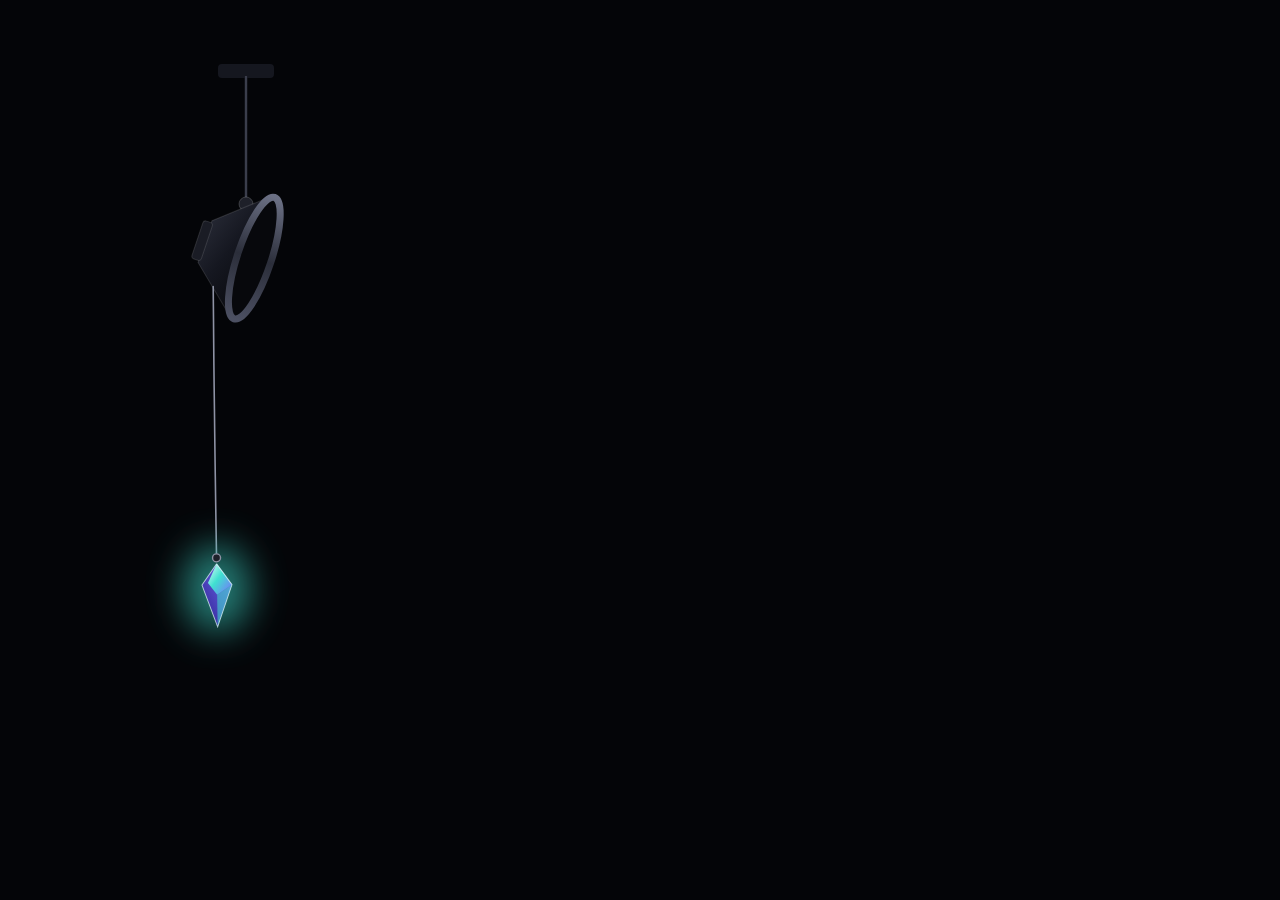
<file: index.html>
<!doctype html>
<html lang="en">
<head>
  <meta charset="utf-8">
  <meta name="viewport" content="width=device-width,initial-scale=1">
  <title>Beacon Login — veraetogrex_portfolio</title>
  <link rel="stylesheet" href="style.css">
</head>
<body>
  <!-- Beacon Login · zero dependencies · github.com/veraetogrex-portfolio -->
  <main class="bl" id="beacon">
    <canvas class="bl-cone" width="1160" height="760"></canvas>

    <form class="bl-card" autocomplete="off" onsubmit="return false" inert>
      <p class="bl-kicker"><i></i>Veraetogrex</p>
      <h1>Welcome back</h1>
      <p class="bl-sub">Sign in to your workspace.</p>
      <label class="bl-label" for="bl-email">Email</label>
      <input class="bl-field" id="bl-email" type="email" placeholder="you@studio.io" spellcheck="false">
      <label class="bl-label" for="bl-pass">Password</label>
      <input class="bl-field" id="bl-pass" type="password" placeholder="••••••••">
      <button class="bl-btn" type="submit">Sign in</button>
      <p class="bl-or">OR</p>
      <button class="bl-btn bl-ghost" type="button">Continue with SSO</button>
    </form>

    <canvas class="bl-dust" width="1160" height="760"></canvas>

    <svg class="bl-lamp" viewBox="0 0 1160 760" aria-hidden="true">
      <defs>
        <linearGradient id="bl-rod" x1="0" x2="1"><stop offset="0" stop-color="#1b1d26"/><stop offset=".5" stop-color="#4a4e5e"/><stop offset="1" stop-color="#1b1d26"/></linearGradient>
        <linearGradient id="bl-house" x1="0" y1="0" x2="1" y2="1"><stop offset="0" stop-color="#2a2d39"/><stop offset=".55" stop-color="#151720"/><stop offset="1" stop-color="#0b0c11"/></linearGradient>
        <linearGradient id="bl-ring" x1="0" y1="0" x2="0" y2="1"><stop offset="0" stop-color="#6b7084"/><stop offset=".5" stop-color="#2b2e3a"/><stop offset="1" stop-color="#4c5062"/></linearGradient>
        <radialGradient id="bl-lens"><stop offset="0" stop-color="#fff"/><stop offset=".45" stop-color="#c8fff8"/><stop offset="1" stop-color="#3fe0d0" stop-opacity=".2"/></radialGradient>
        <linearGradient id="bl-gem" x1="0" y1="0" x2="1" y2="1"><stop offset="0" stop-color="#e9fffc"/><stop offset=".45" stop-color="#3fe0d0"/><stop offset="1" stop-color="#7c6cff"/></linearGradient>
        <linearGradient id="bl-gem2" x1="1" y1="0" x2="0" y2="1"><stop offset="0" stop-color="#7c6cff" stop-opacity=".9"/><stop offset="1" stop-color="#2a1f8f"/></linearGradient>
        <filter id="bl-blur8" x="-1" y="-1" width="3" height="3"><feGaussianBlur stdDeviation="8"/></filter>
        <filter id="bl-blur18" x="-2" y="-2" width="5" height="5"><feGaussianBlur stdDeviation="18"/></filter>
      </defs>
      <!-- ceiling mount and rod -->
      <rect x="158" y="-6" width="56" height="14" rx="4" fill="#15171f"/>
      <rect x="184.5" y="6" width="3" height="124" fill="url(#bl-rod)"/>
      <circle cx="186" cy="134" r="7" fill="#1e2029" stroke="rgba(255,255,255,.18)"/>
      <!-- head: rotated toward the card by script.js -->
      <g class="bl-head">
        <ellipse data-glow=".55" cx="12" cy="0" rx="40" ry="80" fill="#9ff7ee" filter="url(#bl-blur18)" opacity="0"/>
        <path d="M-58 -22 L-14 -60 L-14 60 L-58 22 Z" fill="url(#bl-house)" stroke="rgba(255,255,255,.12)"/>
        <rect x="-66" y="-20" width="10" height="40" rx="3" fill="#1a1c25" stroke="rgba(255,255,255,.12)"/>
        <ellipse cx="-6" cy="0" rx="17" ry="64" fill="#07080c" stroke="url(#bl-ring)" stroke-width="7"/>
        <ellipse data-glow="1" cx="-4" cy="0" rx="11" ry="54" fill="url(#bl-lens)" opacity="0"/>
        <ellipse data-glow=".9" cx="-6" cy="0" rx="17" ry="64" fill="none" stroke="#c8fff8" stroke-width="2.4" opacity="0"/>
        <ellipse data-glow=".9" cx="0" cy="0" rx="16" ry="62" fill="none" stroke="#3fe0d0" stroke-width="8" filter="url(#bl-blur8)" opacity="0"/>
      </g>
      <!-- the cord and its crystal pendant -->
      <path class="bl-cord" fill="none" stroke="#8e92a4" stroke-width="1.6" stroke-linecap="round"/>
      <g class="bl-crystal">
        <ellipse class="bl-halo" cx="0" cy="34" rx="34" ry="44" fill="#3fe0d0" filter="url(#bl-blur18)" opacity=".5"/>
        <circle cx="0" cy="3" r="4" fill="#1e2029" stroke="#8e92a4" stroke-width="1.4"/>
        <polygon points="0,9 15,30 0,72 -15,30" fill="url(#bl-gem2)"/>
        <polygon points="0,9 15,30 0,40 -9,28" fill="url(#bl-gem)"/>
        <polygon points="0,40 15,30 0,72" fill="#3fe0d0" opacity=".55"/>
        <polyline points="0,9 15,30 0,72 -15,30 0,9" fill="none" stroke="#e9fffc" stroke-opacity=".7"/>
      </g>
    </svg>
    <div class="bl-grip" role="button" tabindex="0" aria-label="Pull the cord to switch the light (L)"></div>
  </main>

  <script src="script.js"></script>
</body>
</html>
</file>
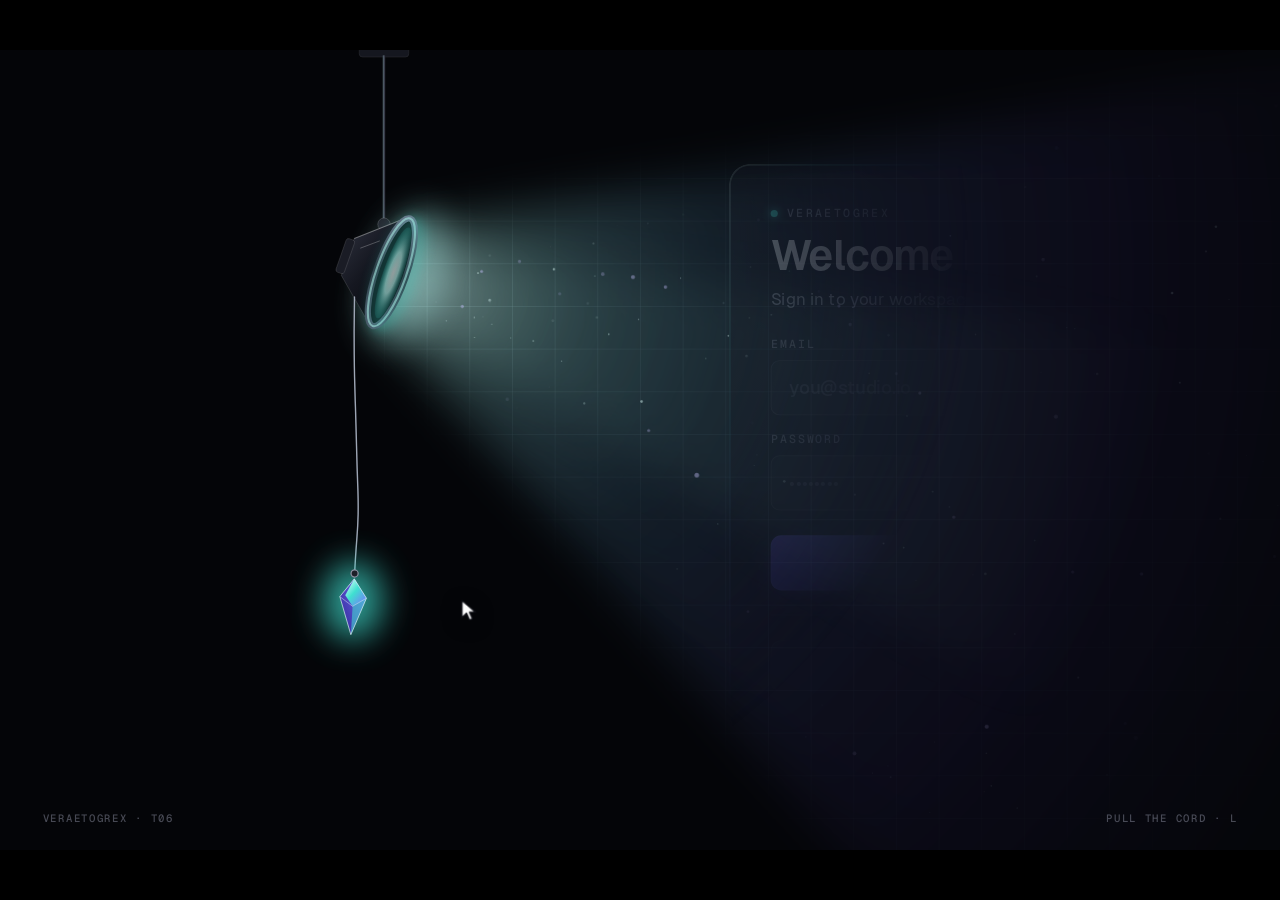
<file: mockup/beacon-login.autoplay.html>
<!doctype html>
<html lang="en">
<head>
<meta charset="utf-8">
<meta name="viewport" content="width=device-width,initial-scale=1">
<title>T06 Beacon Login — pull the cord, the light reveals the sign-in</title>
<link rel="stylesheet" href="_shared/nocturne.css">
<style>
  #stage{background:#040508}
  canvas{position:absolute;left:0;top:0;width:1440px;height:900px;pointer-events:none}
  #cone{z-index:1}
  #air{z-index:3}
  #haze{z-index:3;opacity:0}
  #cone{opacity:0}
  #beacon{position:absolute;left:0;top:0;width:1440px;height:900px;z-index:4;pointer-events:none;overflow:visible}
  #grip{position:absolute;left:0;top:0;width:84px;height:110px;margin:-40px 0 0 -42px;z-index:6;border-radius:40px;cursor:grab;touch-action:none;outline:none}
  #grip:active{cursor:grabbing}
  #grip:focus-visible{box-shadow:0 0 0 2px var(--pulse-soft)}

  /* ---------- card ---------- */
  .card{position:absolute;left:820px;top:128px;width:500px;height:644px;z-index:2;border-radius:24px;padding:46px 46px 0;
    background:linear-gradient(160deg,#141621 0%,#0E1017 55%,#0B0C12 100%);border:1px solid rgba(255,255,255,.06);
    --R:0px;--L:0;opacity:var(--L);
    -webkit-mask-image:radial-gradient(circle at -400px 100px,#000 calc(var(--R) - 320px),transparent var(--R));
            mask-image:radial-gradient(circle at -400px 100px,#000 calc(var(--R) - 320px),transparent var(--R));
    box-shadow:calc(var(--L) * 46px) calc(var(--L) * 34px) 70px -10px rgba(0,0,0,.85)}
  /* the edge that faces the beacon catches the light */
  .card::before{content:"";position:absolute;inset:-1px;border-radius:24px;padding:1.5px;pointer-events:none;
    background:linear-gradient(118deg,rgba(225,255,250,.95) 0%,rgba(63,224,208,.7) 14%,rgba(124,108,255,.45) 34%,rgba(124,108,255,0) 58%);
    -webkit-mask:linear-gradient(#000 0 0) content-box,linear-gradient(#000 0 0);-webkit-mask-composite:xor;
            mask:linear-gradient(#000 0 0) content-box exclude,linear-gradient(#000 0 0);opacity:var(--L)}
  /* light falling on the surface */
  .card::after{content:"";position:absolute;inset:0;border-radius:24px;pointer-events:none;
    background:radial-gradient(ellipse 90% 70% at 0% 12%,rgba(170,250,240,.10),rgba(124,108,255,.05) 45%,transparent 75%);opacity:var(--L)}
  .kicker{font:500 13px var(--f-mono);letter-spacing:.2em;color:var(--text-3);text-transform:uppercase;display:flex;align-items:center;gap:10px}
  .kicker i{width:8px;height:8px;border-radius:50%;background:var(--ion);box-shadow:0 0 10px var(--ion)}
  .card h1{margin:16px 0 0;font:600 48px/1.02 var(--f-text);letter-spacing:-.03em}
  .card .sub{margin-top:12px;font:400 19px var(--f-text);color:var(--text-2)}
  .lab{display:block;margin:30px 0 10px;font:500 13px var(--f-mono);letter-spacing:.16em;text-transform:uppercase;color:var(--text-3)}
  .lab+.lab{margin-top:0}
  .card .field{width:100%;height:62px;font:500 21px var(--f-text);padding:0 20px}
  .card .field::placeholder{color:#4A4D5C}
  .row2{margin-top:18px}
  .row2 .lab{margin-top:0}
  .card .btn{width:100%;height:62px;margin-top:28px;font-size:20px;border-radius:12px}
  .or{display:flex;align-items:center;gap:14px;margin:20px 0;font:500 12px var(--f-mono);letter-spacing:.2em;color:var(--text-3)}
  .or::before,.or::after{content:"";flex:1;height:1px;background:var(--line)}
  .card .btn.ghost{margin-top:0;height:58px;font-size:18px}
  .btn:focus-visible,.field:focus-visible{outline:none}
  .btn:focus-visible{box-shadow:0 0 0 3px var(--void),0 0 0 6px var(--pulse-soft)}

  .status-line{opacity:.55}
</style>
</head>
<body>
<div id="stage" data-title="T06 Beacon Login" data-url="veraetogrex-portfolio.github.io/sign-in">
  <canvas id="cone" width="1440" height="900"></canvas>

  <form class="card" id="card" onsubmit="return false" autocomplete="off">
    <div class="kicker"><i></i>Veraetogrex</div>
    <h1>Welcome back</h1>
    <div class="sub">Sign in to your workspace.</div>
    <label class="lab" for="email">Email</label>
    <input class="field" id="email" type="text" placeholder="you@studio.io" spellcheck="false" tabindex="-1">
    <div class="row2"><label class="lab" for="pass" style="margin-top:18px">Password</label>
    <input class="field" id="pass" type="password" placeholder="••••••••" tabindex="-1"></div>
    <button class="btn" type="button" tabindex="-1">Sign in</button>
    <div class="or">OR</div>
    <button class="btn ghost" type="button" tabindex="-1">
      <svg width="20" height="20" viewBox="0 0 20 20" fill="none" stroke="currentColor" stroke-width="1.6"><circle cx="7" cy="10" r="3.6"/><path d="M10.6 10H18M15.5 10v3M13 10v2.2"/></svg>
      Continue with SSO</button>
  </form>

  <canvas id="haze" width="1440" height="900"></canvas>
  <canvas id="air" width="1440" height="900"></canvas>

  <svg id="beacon" viewBox="0 0 1440 900">
    <defs>
      <linearGradient id="rodG" x1="0" x2="1"><stop offset="0" stop-color="#1B1D26"/><stop offset=".5" stop-color="#4A4E5E"/><stop offset="1" stop-color="#1B1D26"/></linearGradient>
      <linearGradient id="houseG" x1="0" y1="0" x2="1" y2="1"><stop offset="0" stop-color="#2A2D39"/><stop offset=".55" stop-color="#151720"/><stop offset="1" stop-color="#0B0C11"/></linearGradient>
      <linearGradient id="ringG" x1="0" y1="0" x2="0" y2="1"><stop offset="0" stop-color="#6B7084"/><stop offset=".5" stop-color="#2B2E3A"/><stop offset="1" stop-color="#4C5062"/></linearGradient>
      <radialGradient id="lensG"><stop offset="0" stop-color="#FFFFFF"/><stop offset=".45" stop-color="#C8FFF8"/><stop offset="1" stop-color="#3FE0D0" stop-opacity=".2"/></radialGradient>
      <linearGradient id="crysG" x1="0" y1="0" x2="1" y2="1"><stop offset="0" stop-color="#E9FFFC"/><stop offset=".45" stop-color="#3FE0D0"/><stop offset="1" stop-color="#7C6CFF"/></linearGradient>
      <linearGradient id="crysG2" x1="1" y1="0" x2="0" y2="1"><stop offset="0" stop-color="#7C6CFF" stop-opacity=".9"/><stop offset="1" stop-color="#2A1F8F"/></linearGradient>
      <filter id="blur8" x="-1" y="-1" width="3" height="3"><feGaussianBlur stdDeviation="8"/></filter>
      <filter id="blur20" x="-2" y="-2" width="5" height="5"><feGaussianBlur stdDeviation="18"/></filter>
    </defs>
    <!-- ceiling mount + rod -->
    <rect x="404" y="-6" width="56" height="14" rx="4" fill="#15171F" stroke="rgba(255,255,255,.08)"/>
    <rect x="430.5" y="6" width="3" height="186" fill="url(#rodG)"/>
    <rect id="rodLit" x="430.5" y="6" width="1.2" height="186" fill="#BFFFF7" opacity="0"/>
    <circle cx="432" cy="196" r="7" fill="#1E2029" stroke="rgba(255,255,255,.18)"/>
    <!-- head, rotated toward the card -->
    <g id="head">
      <ellipse id="glowBig" cx="12" cy="0" rx="40" ry="80" fill="#9FF7EE" filter="url(#blur20)" opacity="0"/>
      <path d="M-58 -22 L-14 -60 L-14 60 L-58 22 Z" fill="url(#houseG)" stroke="rgba(255,255,255,.12)" stroke-width="1"/>
      <path d="M-58 -22 L-14 -60" stroke="rgba(255,255,255,.28)" stroke-width="1.2"/>
      <rect x="-66" y="-20" width="10" height="40" rx="3" fill="#1A1C25" stroke="rgba(255,255,255,.12)"/>
      <ellipse cx="-6" cy="0" rx="17" ry="64" fill="#07080C" stroke="url(#ringG)" stroke-width="7"/>
      <ellipse id="lens" cx="-4" cy="0" rx="11" ry="54" fill="url(#lensG)" opacity="0"/>
      <ellipse id="ringLit" cx="-6" cy="0" rx="17" ry="64" fill="none" stroke="#C8FFF8" stroke-width="2.4" opacity="0"/>
      <ellipse id="glowSmall" cx="0" cy="0" rx="16" ry="62" fill="none" stroke="#3FE0D0" stroke-width="8" filter="url(#blur8)" opacity="0"/>
      <!-- tick marks on the housing (HUD) -->
      <g stroke="rgba(255,255,255,.25)" stroke-width="1"><path d="M-48 -14 l6 -5"/><path d="M-42 -19 l6 -5"/><path d="M-36 -24 l6 -5"/></g>
    </g>
    <!-- cord -->
    <path id="cord" fill="none" stroke="#8E92A4" stroke-width="1.6" stroke-linecap="round"/>
    <path id="cordLit" fill="none" stroke="#DFFFFB" stroke-width=".8" stroke-linecap="round" opacity="0"/>
    <!-- pendant -->
    <g id="crystal">
      <ellipse id="crysHalo" cx="0" cy="34" rx="34" ry="44" fill="#3FE0D0" filter="url(#blur20)" opacity=".5"/>
      <circle cx="0" cy="3" r="4" fill="#1E2029" stroke="#8E92A4" stroke-width="1.4"/>
      <polygon points="0,9 15,30 0,72 -15,30" fill="url(#crysG2)"/>
      <polygon points="0,9 15,30 0,40 -9,28" fill="url(#crysG)"/>
      <polygon points="0,40 15,30 0,72" fill="#3FE0D0" opacity=".55"/>
      <polyline points="0,9 15,30 0,72 -15,30 0,9" fill="none" stroke="#E9FFFC" stroke-width="1" stroke-opacity=".7"/>
      <path d="M-15 30 L0 40 L15 30" fill="none" stroke="#E9FFFC" stroke-width=".8" stroke-opacity=".6"/>
    </g>
  </svg>
  <div id="grip" role="button" tabindex="0" aria-label="Pull the cord to toggle the light (L)"></div>

  <div class="status-line"><span>Veraetogrex · T06</span><span>Pull the cord · L</span></div>
</div>

<script>window.AUTOPLAY = true;</script>
<script src="_shared/stage.js"></script>
<script>
const $ = s => document.querySelector(s);
const card = $('#card'), grip = $('#grip'), email = $('#email');
const coneCv = $('#cone'), airCv = $('#air'), cx1 = coneCv.getContext('2d'), cx2 = airCv.getContext('2d');
const head = $('#head'), cordEl = $('#cord'), cordLit = $('#cordLit'), crystal = $('#crystal');

// ---------- geometry ----------
const HEAD = { x: 446, y: 252 };                 // centre of the emitter ring
const ANG = Math.atan2(470 - HEAD.y, 1070 - HEAD.x);   // aims at the card
const HALF = 0.56;                               // cone half-angle (rad)
const APEX = { x: HEAD.x + Math.cos(ANG) * -4, y: HEAD.y + Math.sin(ANG) * -4 };
head.setAttribute('transform', `translate(${HEAD.x} ${HEAD.y}) rotate(${ANG * 180 / Math.PI})`);
// cord hangs from the lower lip of the housing
const ANCHOR = (() => { const lx = -36, ly = 40, c = Math.cos(ANG), s = Math.sin(ANG); return { x: HEAD.x + lx * c - ly * s, y: HEAD.y + lx * s + ly * c }; })();
const ROPE = 268, N = 13, SEG = ROPE / (N - 1);

// ---------- static light image (rendered once) ----------
const coneImg = coneCv, hazeImg = $('#haze');
function conePath(g, half, len, lip) {
  const nx = -Math.sin(ANG), ny = Math.cos(ANG);
  g.beginPath();
  g.moveTo(APEX.x + nx * lip, APEX.y + ny * lip);
  g.lineTo(APEX.x + Math.cos(ANG + half) * len, APEX.y + Math.sin(ANG + half) * len);
  g.arc(APEX.x, APEX.y, len, ANG + half, ANG - half, true);
  g.lineTo(APEX.x - nx * lip, APEX.y - ny * lip);
  g.closePath();
}
(function renderLight() {
  const g = coneImg.getContext('2d');
  g.filter = 'blur(26px)';
  const grad = g.createRadialGradient(APEX.x, APEX.y, 8, APEX.x, APEX.y, 1250);
  grad.addColorStop(0, 'rgba(235,255,252,.75)');
  grad.addColorStop(.06, 'rgba(170,250,240,.42)');
  grad.addColorStop(.3, 'rgba(110,190,235,.20)');
  grad.addColorStop(.62, 'rgba(124,108,255,.11)');
  grad.addColorStop(1, 'rgba(124,108,255,0)');
  g.fillStyle = grad; conePath(g, HALF, 1300, 52); g.fill();
  // brighter core
  const core = g.createRadialGradient(APEX.x, APEX.y, 4, APEX.x, APEX.y, 900);
  core.addColorStop(0, 'rgba(240,255,253,.55)'); core.addColorStop(.25, 'rgba(160,245,236,.14)'); core.addColorStop(1, 'rgba(160,245,236,0)');
  g.fillStyle = core; conePath(g, HALF * .45, 1100, 30); g.fill();
  g.filter = 'none';
  // the wall grid shows up only where the light falls
  const grid = document.createElement('canvas'); grid.width = 1440; grid.height = 900;
  const q = grid.getContext('2d');
  q.strokeStyle = 'rgba(200,240,255,.22)'; q.lineWidth = 1;
  q.beginPath();
  for (let x = 0; x <= 1440; x += 48) { q.moveTo(x + .5, 0); q.lineTo(x + .5, 900); }
  for (let y = 0; y <= 900; y += 48) { q.moveTo(0, y + .5); q.lineTo(1440, y + .5); }
  q.stroke();
  q.globalCompositeOperation = 'destination-in';
  q.drawImage(coneImg, 0, 0);
  g.globalCompositeOperation = 'lighter';
  g.globalAlpha = .9; g.drawImage(grid, 0, 0); g.globalAlpha = 1;
  // haze for the layer in front of the card
  const h = hazeImg.getContext('2d');
  h.filter = 'blur(30px)';
  const hg = h.createRadialGradient(APEX.x, APEX.y, 8, APEX.x, APEX.y, 1150);
  hg.addColorStop(0, 'rgba(200,255,250,.55)'); hg.addColorStop(.12, 'rgba(150,240,232,.14)'); hg.addColorStop(.5, 'rgba(124,108,255,.05)'); hg.addColorStop(1, 'rgba(124,108,255,0)');
  h.fillStyle = hg; conePath(h, HALF * .9, 1250, 40); h.fill();
})();

// ---------- dust ----------
const dust = [];
function seedDust() {
  dust.length = 0;
  let rnd = 7; const R = () => (rnd = (rnd * 16807) % 2147483647) / 2147483647;   // deterministic → identical loops
  for (let i = 0; i < 170; i++) {
    const d = 60 + R() * 1000, a = ANG + (R() * 2 - 1) * HALF * 1.05;
    dust.push({ x: APEX.x + Math.cos(a) * d, y: APEX.y + Math.sin(a) * d, vx: (R() - .5) * 10, vy: -4 + R() * 12, r: .5 + R() * R() * 2.4, ph: R() * 6.28, sp: .6 + R() * 1.6 });
  }
}
seedDust();
function inCone(x, y) {
  const dx = x - APEX.x, dy = y - APEX.y, d = Math.hypot(dx, dy);
  let a = Math.atan2(dy, dx) - ANG;
  const e = 1 - Math.abs(a) / HALF;
  if (e <= 0) return 0;
  return Math.min(1, e * 2.2) * Math.max(0, 1 - d / 1150) * Math.min(1, d / 80);
}

// ---------- rope (verlet) ----------
let P = [];
function restRope() {
  P = [];
  for (let i = 0; i < N; i++) P.push({ x: ANCHOR.x, y: ANCHOR.y + i * SEG, px: ANCHOR.x, py: ANCHOR.y + i * SEG });
}
restRope();
let stretch = 0, stretchV = 0, dragging = false, grabPt = null, grabMoved = 0;

// ---------- light ----------
let on = false, L = 0, rev = 0, lightAnim = null, swayT = 0;
const IGNITE = [[0, 0], [50, .75], [100, .12], [170, .9], [230, .45], [300, .95], [460, 1]];
const DOUSE = [[0, 1], [60, .35], [110, .8], [170, .25], [420, 0]];
function setLight(v) {
  if (v === on) return;
  on = v;
  card.querySelectorAll('input,button').forEach(el => el.tabIndex = v ? 0 : -1);
  if (!v && card.contains(document.activeElement)) document.activeElement.blur();
  lightAnim = { t0: performance.now(), keys: v ? IGNITE : DOUSE, from: L };
}
function lightAt(now) {
  if (!lightAnim) return on ? 1 : 0;
  const t = now - lightAnim.t0, k = lightAnim.keys;
  if (t >= k[k.length - 1][0]) { lightAnim = null; return on ? 1 : 0; }
  for (let i = 1; i < k.length; i++) if (t < k[i][0]) {
    const [t0, v0] = k[i - 1], [t1, v1] = k[i], u = (t - t0) / (t1 - t0);
    const a = i === 1 ? lightAnim.from : v0;
    return a + (v1 - a) * (i === k.length - 1 ? 1 - Math.pow(1 - u, 3) : u);
  }
  return on ? 1 : 0;
}
function toggle() { setLight(!on); }

// ---------- input ----------
grip.addEventListener('pointerdown', e => {
  e.preventDefault();
  dragging = true; grabMoved = 0;
  const [x, y] = Stage.toStage(e.clientX, e.clientY);
  const end = P[N - 1];
  grabPt = { x, y, ox: end.x - x, oy: end.y - y, sx: x, sy: y };
});
addEventListener('pointermove', e => {
  if (!dragging) return;
  const [x, y] = Stage.toStage(e.clientX, e.clientY);
  grabPt.x = x; grabPt.y = y;
  grabMoved = Math.max(grabMoved, Math.hypot(x - grabPt.sx, y - grabPt.sy));
});
addEventListener('pointerup', () => release());
addEventListener('pointercancel', () => release());
function release() {
  if (!dragging) return;
  dragging = false;
  if (stretch < .06) { stretch = Math.max(stretch, .1); stretchV = 0; }   // a tap still gives a tug
  P[N - 1].px += .9; P[N - 2].px += .5;                                       // little sideways sway
  toggle();
}
function tug() { stretch = .16; stretchV = 0; P[N - 1].px += .7; toggle(); }
addEventListener('keydown', e => {
  if (e.target.matches && e.target.matches('input,textarea')) return;
  if (e.key === 'l' || e.key === 'L') tug();
  if ((e.key === 'Enter' || e.key === ' ') && e.target === grip) { e.preventDefault(); tug(); }
});

// ---------- frame loop ----------
let last = performance.now(), clock = 0;
function step(dt) {
  const G = 2200, damp = .987;
  swayT += dt;
  const wind = Math.sin(swayT * 1.3) * 6 + Math.sin(swayT * 2.9) * 2.5;
  // stretch spring (the cord is elastic)
  if (dragging) {
    const tx = grabPt.x + grabPt.ox, ty = grabPt.y + grabPt.oy;
    const d = Math.hypot(tx - ANCHOR.x, ty - ANCHOR.y);
    stretch = Math.max(0, Math.min(.42, (d - ROPE) / ROPE));
    stretchV = 0;
  } else {
    stretchV += (-150 * stretch - 17 * stretchV) * dt;
    stretch = Math.max(-.03, stretch + stretchV * dt);
  }
  const seg = SEG * (1 + stretch);
  for (let i = 1; i < N; i++) {
    const p = P[i];
    const vx = (p.x - p.px) * damp, vy = (p.y - p.py) * damp;
    p.px = p.x; p.py = p.y;
    p.x += vx + wind * (i / N) * dt * dt * 4; p.y += vy + G * dt * dt;
  }
  if (dragging) {
    const e = P[N - 1];
    let tx = grabPt.x + grabPt.ox, ty = grabPt.y + grabPt.oy;
    tx = Math.max(ANCHOR.x - 90, Math.min(ANCHOR.x + 90, tx));
    ty = Math.max(ANCHOR.y + ROPE * .8, Math.min(ANCHOR.y + ROPE * 1.5, ty));
    e.x = tx; e.y = ty;
  }
  for (let k = 0; k < 14; k++) {
    P[0].x = ANCHOR.x; P[0].y = ANCHOR.y;
    for (let i = 0; i < N - 1; i++) {
      const a = P[i], b = P[i + 1];
      const dx = b.x - a.x, dy = b.y - a.y, d = Math.hypot(dx, dy) || .001, diff = (d - seg) / d;
      const pinB = dragging && i + 1 === N - 1;
      const wa = i === 0 ? 0 : (pinB ? 1 : .5), wb = i === 0 ? 1 : (pinB ? 0 : .5);
      a.x += dx * diff * wa; a.y += dy * diff * wa;
      b.x -= dx * diff * wb; b.y -= dy * diff * wb;
    }
  }
}
function render(now) {
  // rope path
  let d = `M${P[0].x.toFixed(1)} ${P[0].y.toFixed(1)}`;
  for (let i = 1; i < N - 1; i++) { const mx = (P[i].x + P[i + 1].x) / 2, my = (P[i].y + P[i + 1].y) / 2; d += ` Q${P[i].x.toFixed(1)} ${P[i].y.toFixed(1)} ${mx.toFixed(1)} ${my.toFixed(1)}`; }
  const e = P[N - 1], b = P[N - 2];
  d += ` L${e.x.toFixed(1)} ${e.y.toFixed(1)}`;
  cordEl.setAttribute('d', d); cordLit.setAttribute('d', d);
  const rot = Math.atan2(e.x - b.x, e.y - b.y) * -180 / Math.PI;
  crystal.setAttribute('transform', `translate(${e.x.toFixed(1)} ${e.y.toFixed(1)}) rotate(${rot.toFixed(1)})`);
  grip.style.transform = `translate(${e.x.toFixed(1)}px,${(e.y + 34).toFixed(1)}px)`;

  // light
  L = lightAt(now);
  const k = rev < L ? 4.2 : 16;
  rev += (L - rev) * Math.min(1, k * (now - (render.t || now)) / 1000); render.t = now;
  if (Math.abs(L - rev) < .002) rev = L;
  const ease = rev * rev * (3 - 2 * rev);
  if (ease !== render.lastE) {
    card.style.setProperty('--L', ease.toFixed(3));
    card.style.setProperty('--R', (300 + 1100 * ease).toFixed(0) + 'px');
    card.style.visibility = ease < .003 ? 'hidden' : 'visible';
    render.lastE = ease;
  }
  $('#lens').setAttribute('opacity', L.toFixed(3));
  $('#ringLit').setAttribute('opacity', (L * .9).toFixed(3));
  $('#glowSmall').setAttribute('opacity', (L * .9).toFixed(3));
  $('#glowBig').setAttribute('opacity', (L * .55).toFixed(3));
  $('#rodLit').setAttribute('opacity', (L * .35).toFixed(3));
  cordLit.setAttribute('opacity', (L * .5).toFixed(3));
  const breathe = .42 + .12 * Math.sin(now / 900);
  $('#crysHalo').setAttribute('opacity', (breathe + L * .25).toFixed(3));

  if (L !== render.lastL) { coneCv.style.opacity = L.toFixed(3); hazeImg.style.opacity = (L * .55).toFixed(3); }
  if (render.dirty || L > .002) cx2.clearRect(380, 0, 1060, 900);
  render.dirty = L > .002;
  render.lastL = L;
  if (L > .002) {
    // dust motes drifting through the beam
    cx2.globalCompositeOperation = 'lighter';
    for (const m of dust) {
      const f = inCone(m.x, m.y);
      if (f <= 0) continue;
      const tw = .55 + .45 * Math.sin(now / 1000 * m.sp + m.ph);
      const overCard = m.x > 830 && m.x < 1310 && m.y > 140 && m.y < 760 ? .3 : 1;
      cx2.globalAlpha = Math.min(1, f * tw * L * 1.25 * overCard);
      cx2.fillStyle = m.r > 1.6 ? '#C9C2FF' : '#DFFFFB';
      cx2.beginPath(); cx2.arc(m.x, m.y, m.r, 0, 6.283); cx2.fill();
    }
    cx2.globalAlpha = 1; cx2.globalCompositeOperation = 'source-over';
  }
}
function moveDust(dt) {
  for (const m of dust) {
    m.x += m.vx * dt; m.y += m.vy * dt;
    if (inCone(m.x, m.y) <= 0 && Math.random() < .02) {
      const d = 80 + Math.random() * 950, a = ANG + (Math.random() * 2 - 1) * HALF;
      m.x = APEX.x + Math.cos(a) * d; m.y = APEX.y + Math.sin(a) * d;
    }
  }
}
function loop(now) {
  let dt = Math.min(.05, (now - last) / 1000); last = now;
  const sub = 3;
  for (let i = 0; i < sub; i++) step(dt / sub);
  moveDust(dt);
  render(now);
  requestAnimationFrame(loop);
}
requestAnimationFrame(loop);

// ---------- reset ----------
function reset() {
  on = false; L = 0; rev = 0; lightAnim = null; swayT = 0;
  dragging = false; stretch = 0; stretchV = 0;
  restRope(); seedDust();
  email.value = ''; $('#pass').value = '';
  render(performance.now());
}

Stage.init({
  reset,
  cursorStart: [560, 690],
  async demo(s) {
    const end = () => { const e = P[N - 1]; return [e.x + 2, e.y + 38]; };
    // 0.0–0.5 dark, only the crystal glows; the cursor reaches for it
    await s.move(end(), 400, { arc: .15 });
    // 0.5–0.9 pull with a spring
    const [gx, gy] = end();
    await s.drag([[gx + 4, gy + 60], [gx + 6, gy + 104]], 300, { pre: 50, post: 30, ease: s.ease.out });
    // 0.9–1.5 the card develops in the beam
    await s.move([640, 600], 420, { arc: -.1 });
    await s.click(email, { ms: 360, dx: -110 });
    // 1.5–4.0 typing in the light while the cord sways
    await s.type(email, 'mira@orbit.studio', { cps: 13 });
    await s.wait(120);
    // 4.0–4.6 second pull
    await s.move(end(), 520, { arc: .12 });
    const [hx, hy] = end();
    await s.drag([[hx + 3, hy + 56], [hx + 4, hy + 98]], 280, { pre: 40, post: 30, ease: s.ease.out });
    // 4.6–5.8 darkness, the frame settles back to the first one
    await s.move([560, 690], 700, { arc: -.12 });
    await s.wait(1050);
  },
});
</script>
</body>
</html>
</file>
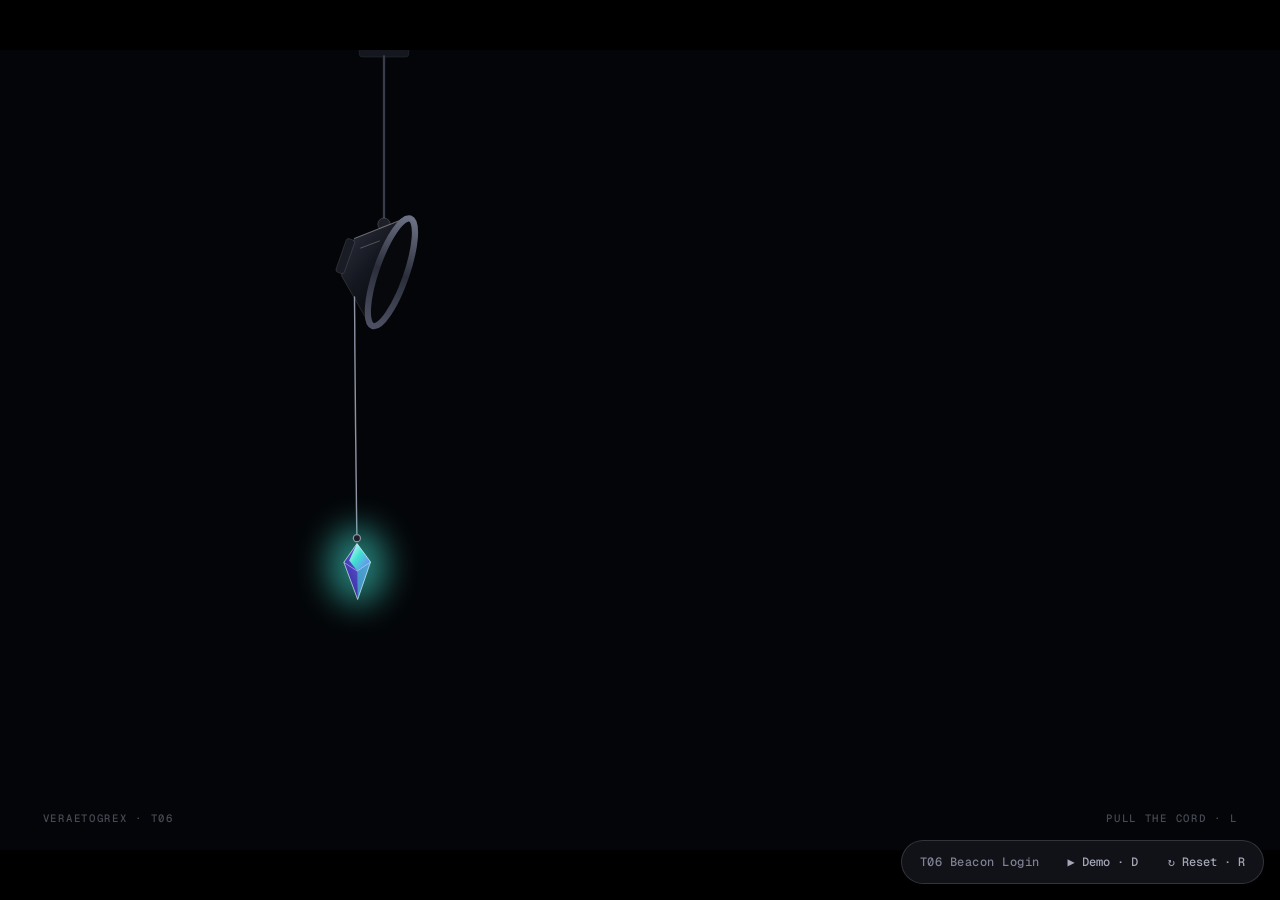
<file: mockup/beacon-login.html>
<!doctype html>
<html lang="en">
<head>
<meta charset="utf-8">
<meta name="viewport" content="width=device-width,initial-scale=1">
<title>T06 Beacon Login — pull the cord, the light reveals the sign-in</title>
<link rel="stylesheet" href="_shared/nocturne.css">
<style>
  #stage{background:#040508}
  canvas{position:absolute;left:0;top:0;width:1440px;height:900px;pointer-events:none}
  #cone{z-index:1}
  #air{z-index:3}
  #haze{z-index:3;opacity:0}
  #cone{opacity:0}
  #beacon{position:absolute;left:0;top:0;width:1440px;height:900px;z-index:4;pointer-events:none;overflow:visible}
  #grip{position:absolute;left:0;top:0;width:84px;height:110px;margin:-40px 0 0 -42px;z-index:6;border-radius:40px;cursor:grab;touch-action:none;outline:none}
  #grip:active{cursor:grabbing}
  #grip:focus-visible{box-shadow:0 0 0 2px var(--pulse-soft)}

  /* ---------- card ---------- */
  .card{position:absolute;left:820px;top:128px;width:500px;height:644px;z-index:2;border-radius:24px;padding:46px 46px 0;
    background:linear-gradient(160deg,#141621 0%,#0E1017 55%,#0B0C12 100%);border:1px solid rgba(255,255,255,.06);
    --R:0px;--L:0;opacity:var(--L);
    -webkit-mask-image:radial-gradient(circle at -400px 100px,#000 calc(var(--R) - 320px),transparent var(--R));
            mask-image:radial-gradient(circle at -400px 100px,#000 calc(var(--R) - 320px),transparent var(--R));
    box-shadow:calc(var(--L) * 46px) calc(var(--L) * 34px) 70px -10px rgba(0,0,0,.85)}
  /* the edge that faces the beacon catches the light */
  .card::before{content:"";position:absolute;inset:-1px;border-radius:24px;padding:1.5px;pointer-events:none;
    background:linear-gradient(118deg,rgba(225,255,250,.95) 0%,rgba(63,224,208,.7) 14%,rgba(124,108,255,.45) 34%,rgba(124,108,255,0) 58%);
    -webkit-mask:linear-gradient(#000 0 0) content-box,linear-gradient(#000 0 0);-webkit-mask-composite:xor;
            mask:linear-gradient(#000 0 0) content-box exclude,linear-gradient(#000 0 0);opacity:var(--L)}
  /* light falling on the surface */
  .card::after{content:"";position:absolute;inset:0;border-radius:24px;pointer-events:none;
    background:radial-gradient(ellipse 90% 70% at 0% 12%,rgba(170,250,240,.10),rgba(124,108,255,.05) 45%,transparent 75%);opacity:var(--L)}
  .kicker{font:500 13px var(--f-mono);letter-spacing:.2em;color:var(--text-3);text-transform:uppercase;display:flex;align-items:center;gap:10px}
  .kicker i{width:8px;height:8px;border-radius:50%;background:var(--ion);box-shadow:0 0 10px var(--ion)}
  .card h1{margin:16px 0 0;font:600 48px/1.02 var(--f-text);letter-spacing:-.03em}
  .card .sub{margin-top:12px;font:400 19px var(--f-text);color:var(--text-2)}
  .lab{display:block;margin:30px 0 10px;font:500 13px var(--f-mono);letter-spacing:.16em;text-transform:uppercase;color:var(--text-3)}
  .lab+.lab{margin-top:0}
  .card .field{width:100%;height:62px;font:500 21px var(--f-text);padding:0 20px}
  .card .field::placeholder{color:#4A4D5C}
  .row2{margin-top:18px}
  .row2 .lab{margin-top:0}
  .card .btn{width:100%;height:62px;margin-top:28px;font-size:20px;border-radius:12px}
  .or{display:flex;align-items:center;gap:14px;margin:20px 0;font:500 12px var(--f-mono);letter-spacing:.2em;color:var(--text-3)}
  .or::before,.or::after{content:"";flex:1;height:1px;background:var(--line)}
  .card .btn.ghost{margin-top:0;height:58px;font-size:18px}
  .btn:focus-visible,.field:focus-visible{outline:none}
  .btn:focus-visible{box-shadow:0 0 0 3px var(--void),0 0 0 6px var(--pulse-soft)}

  .status-line{opacity:.55}
</style>
</head>
<body>
<div id="stage" data-title="T06 Beacon Login" data-url="veraetogrex-portfolio.github.io/sign-in">
  <canvas id="cone" width="1440" height="900"></canvas>

  <form class="card" id="card" onsubmit="return false" autocomplete="off">
    <div class="kicker"><i></i>Veraetogrex</div>
    <h1>Welcome back</h1>
    <div class="sub">Sign in to your workspace.</div>
    <label class="lab" for="email">Email</label>
    <input class="field" id="email" type="text" placeholder="you@studio.io" spellcheck="false" tabindex="-1">
    <div class="row2"><label class="lab" for="pass" style="margin-top:18px">Password</label>
    <input class="field" id="pass" type="password" placeholder="••••••••" tabindex="-1"></div>
    <button class="btn" type="button" tabindex="-1">Sign in</button>
    <div class="or">OR</div>
    <button class="btn ghost" type="button" tabindex="-1">
      <svg width="20" height="20" viewBox="0 0 20 20" fill="none" stroke="currentColor" stroke-width="1.6"><circle cx="7" cy="10" r="3.6"/><path d="M10.6 10H18M15.5 10v3M13 10v2.2"/></svg>
      Continue with SSO</button>
  </form>

  <canvas id="haze" width="1440" height="900"></canvas>
  <canvas id="air" width="1440" height="900"></canvas>

  <svg id="beacon" viewBox="0 0 1440 900">
    <defs>
      <linearGradient id="rodG" x1="0" x2="1"><stop offset="0" stop-color="#1B1D26"/><stop offset=".5" stop-color="#4A4E5E"/><stop offset="1" stop-color="#1B1D26"/></linearGradient>
      <linearGradient id="houseG" x1="0" y1="0" x2="1" y2="1"><stop offset="0" stop-color="#2A2D39"/><stop offset=".55" stop-color="#151720"/><stop offset="1" stop-color="#0B0C11"/></linearGradient>
      <linearGradient id="ringG" x1="0" y1="0" x2="0" y2="1"><stop offset="0" stop-color="#6B7084"/><stop offset=".5" stop-color="#2B2E3A"/><stop offset="1" stop-color="#4C5062"/></linearGradient>
      <radialGradient id="lensG"><stop offset="0" stop-color="#FFFFFF"/><stop offset=".45" stop-color="#C8FFF8"/><stop offset="1" stop-color="#3FE0D0" stop-opacity=".2"/></radialGradient>
      <linearGradient id="crysG" x1="0" y1="0" x2="1" y2="1"><stop offset="0" stop-color="#E9FFFC"/><stop offset=".45" stop-color="#3FE0D0"/><stop offset="1" stop-color="#7C6CFF"/></linearGradient>
      <linearGradient id="crysG2" x1="1" y1="0" x2="0" y2="1"><stop offset="0" stop-color="#7C6CFF" stop-opacity=".9"/><stop offset="1" stop-color="#2A1F8F"/></linearGradient>
      <filter id="blur8" x="-1" y="-1" width="3" height="3"><feGaussianBlur stdDeviation="8"/></filter>
      <filter id="blur20" x="-2" y="-2" width="5" height="5"><feGaussianBlur stdDeviation="18"/></filter>
    </defs>
    <!-- ceiling mount + rod -->
    <rect x="404" y="-6" width="56" height="14" rx="4" fill="#15171F" stroke="rgba(255,255,255,.08)"/>
    <rect x="430.5" y="6" width="3" height="186" fill="url(#rodG)"/>
    <rect id="rodLit" x="430.5" y="6" width="1.2" height="186" fill="#BFFFF7" opacity="0"/>
    <circle cx="432" cy="196" r="7" fill="#1E2029" stroke="rgba(255,255,255,.18)"/>
    <!-- head, rotated toward the card -->
    <g id="head">
      <ellipse id="glowBig" cx="12" cy="0" rx="40" ry="80" fill="#9FF7EE" filter="url(#blur20)" opacity="0"/>
      <path d="M-58 -22 L-14 -60 L-14 60 L-58 22 Z" fill="url(#houseG)" stroke="rgba(255,255,255,.12)" stroke-width="1"/>
      <path d="M-58 -22 L-14 -60" stroke="rgba(255,255,255,.28)" stroke-width="1.2"/>
      <rect x="-66" y="-20" width="10" height="40" rx="3" fill="#1A1C25" stroke="rgba(255,255,255,.12)"/>
      <ellipse cx="-6" cy="0" rx="17" ry="64" fill="#07080C" stroke="url(#ringG)" stroke-width="7"/>
      <ellipse id="lens" cx="-4" cy="0" rx="11" ry="54" fill="url(#lensG)" opacity="0"/>
      <ellipse id="ringLit" cx="-6" cy="0" rx="17" ry="64" fill="none" stroke="#C8FFF8" stroke-width="2.4" opacity="0"/>
      <ellipse id="glowSmall" cx="0" cy="0" rx="16" ry="62" fill="none" stroke="#3FE0D0" stroke-width="8" filter="url(#blur8)" opacity="0"/>
      <!-- tick marks on the housing (HUD) -->
      <g stroke="rgba(255,255,255,.25)" stroke-width="1"><path d="M-48 -14 l6 -5"/><path d="M-42 -19 l6 -5"/><path d="M-36 -24 l6 -5"/></g>
    </g>
    <!-- cord -->
    <path id="cord" fill="none" stroke="#8E92A4" stroke-width="1.6" stroke-linecap="round"/>
    <path id="cordLit" fill="none" stroke="#DFFFFB" stroke-width=".8" stroke-linecap="round" opacity="0"/>
    <!-- pendant -->
    <g id="crystal">
      <ellipse id="crysHalo" cx="0" cy="34" rx="34" ry="44" fill="#3FE0D0" filter="url(#blur20)" opacity=".5"/>
      <circle cx="0" cy="3" r="4" fill="#1E2029" stroke="#8E92A4" stroke-width="1.4"/>
      <polygon points="0,9 15,30 0,72 -15,30" fill="url(#crysG2)"/>
      <polygon points="0,9 15,30 0,40 -9,28" fill="url(#crysG)"/>
      <polygon points="0,40 15,30 0,72" fill="#3FE0D0" opacity=".55"/>
      <polyline points="0,9 15,30 0,72 -15,30 0,9" fill="none" stroke="#E9FFFC" stroke-width="1" stroke-opacity=".7"/>
      <path d="M-15 30 L0 40 L15 30" fill="none" stroke="#E9FFFC" stroke-width=".8" stroke-opacity=".6"/>
    </g>
  </svg>
  <div id="grip" role="button" tabindex="0" aria-label="Pull the cord to toggle the light (L)"></div>

  <div class="status-line"><span>Veraetogrex · T06</span><span>Pull the cord · L</span></div>
</div>

<script src="_shared/stage.js"></script>
<script>
const $ = s => document.querySelector(s);
const card = $('#card'), grip = $('#grip'), email = $('#email');
const coneCv = $('#cone'), airCv = $('#air'), cx1 = coneCv.getContext('2d'), cx2 = airCv.getContext('2d');
const head = $('#head'), cordEl = $('#cord'), cordLit = $('#cordLit'), crystal = $('#crystal');

// ---------- geometry ----------
const HEAD = { x: 446, y: 252 };                 // centre of the emitter ring
const ANG = Math.atan2(470 - HEAD.y, 1070 - HEAD.x);   // aims at the card
const HALF = 0.56;                               // cone half-angle (rad)
const APEX = { x: HEAD.x + Math.cos(ANG) * -4, y: HEAD.y + Math.sin(ANG) * -4 };
head.setAttribute('transform', `translate(${HEAD.x} ${HEAD.y}) rotate(${ANG * 180 / Math.PI})`);
// cord hangs from the lower lip of the housing
const ANCHOR = (() => { const lx = -36, ly = 40, c = Math.cos(ANG), s = Math.sin(ANG); return { x: HEAD.x + lx * c - ly * s, y: HEAD.y + lx * s + ly * c }; })();
const ROPE = 268, N = 13, SEG = ROPE / (N - 1);

// ---------- static light image (rendered once) ----------
const coneImg = coneCv, hazeImg = $('#haze');
function conePath(g, half, len, lip) {
  const nx = -Math.sin(ANG), ny = Math.cos(ANG);
  g.beginPath();
  g.moveTo(APEX.x + nx * lip, APEX.y + ny * lip);
  g.lineTo(APEX.x + Math.cos(ANG + half) * len, APEX.y + Math.sin(ANG + half) * len);
  g.arc(APEX.x, APEX.y, len, ANG + half, ANG - half, true);
  g.lineTo(APEX.x - nx * lip, APEX.y - ny * lip);
  g.closePath();
}
(function renderLight() {
  const g = coneImg.getContext('2d');
  g.filter = 'blur(26px)';
  const grad = g.createRadialGradient(APEX.x, APEX.y, 8, APEX.x, APEX.y, 1250);
  grad.addColorStop(0, 'rgba(235,255,252,.75)');
  grad.addColorStop(.06, 'rgba(170,250,240,.42)');
  grad.addColorStop(.3, 'rgba(110,190,235,.20)');
  grad.addColorStop(.62, 'rgba(124,108,255,.11)');
  grad.addColorStop(1, 'rgba(124,108,255,0)');
  g.fillStyle = grad; conePath(g, HALF, 1300, 52); g.fill();
  // brighter core
  const core = g.createRadialGradient(APEX.x, APEX.y, 4, APEX.x, APEX.y, 900);
  core.addColorStop(0, 'rgba(240,255,253,.55)'); core.addColorStop(.25, 'rgba(160,245,236,.14)'); core.addColorStop(1, 'rgba(160,245,236,0)');
  g.fillStyle = core; conePath(g, HALF * .45, 1100, 30); g.fill();
  g.filter = 'none';
  // the wall grid shows up only where the light falls
  const grid = document.createElement('canvas'); grid.width = 1440; grid.height = 900;
  const q = grid.getContext('2d');
  q.strokeStyle = 'rgba(200,240,255,.22)'; q.lineWidth = 1;
  q.beginPath();
  for (let x = 0; x <= 1440; x += 48) { q.moveTo(x + .5, 0); q.lineTo(x + .5, 900); }
  for (let y = 0; y <= 900; y += 48) { q.moveTo(0, y + .5); q.lineTo(1440, y + .5); }
  q.stroke();
  q.globalCompositeOperation = 'destination-in';
  q.drawImage(coneImg, 0, 0);
  g.globalCompositeOperation = 'lighter';
  g.globalAlpha = .9; g.drawImage(grid, 0, 0); g.globalAlpha = 1;
  // haze for the layer in front of the card
  const h = hazeImg.getContext('2d');
  h.filter = 'blur(30px)';
  const hg = h.createRadialGradient(APEX.x, APEX.y, 8, APEX.x, APEX.y, 1150);
  hg.addColorStop(0, 'rgba(200,255,250,.55)'); hg.addColorStop(.12, 'rgba(150,240,232,.14)'); hg.addColorStop(.5, 'rgba(124,108,255,.05)'); hg.addColorStop(1, 'rgba(124,108,255,0)');
  h.fillStyle = hg; conePath(h, HALF * .9, 1250, 40); h.fill();
})();

// ---------- dust ----------
const dust = [];
function seedDust() {
  dust.length = 0;
  let rnd = 7; const R = () => (rnd = (rnd * 16807) % 2147483647) / 2147483647;   // deterministic → identical loops
  for (let i = 0; i < 170; i++) {
    const d = 60 + R() * 1000, a = ANG + (R() * 2 - 1) * HALF * 1.05;
    dust.push({ x: APEX.x + Math.cos(a) * d, y: APEX.y + Math.sin(a) * d, vx: (R() - .5) * 10, vy: -4 + R() * 12, r: .5 + R() * R() * 2.4, ph: R() * 6.28, sp: .6 + R() * 1.6 });
  }
}
seedDust();
function inCone(x, y) {
  const dx = x - APEX.x, dy = y - APEX.y, d = Math.hypot(dx, dy);
  let a = Math.atan2(dy, dx) - ANG;
  const e = 1 - Math.abs(a) / HALF;
  if (e <= 0) return 0;
  return Math.min(1, e * 2.2) * Math.max(0, 1 - d / 1150) * Math.min(1, d / 80);
}

// ---------- rope (verlet) ----------
let P = [];
function restRope() {
  P = [];
  for (let i = 0; i < N; i++) P.push({ x: ANCHOR.x, y: ANCHOR.y + i * SEG, px: ANCHOR.x, py: ANCHOR.y + i * SEG });
}
restRope();
let stretch = 0, stretchV = 0, dragging = false, grabPt = null, grabMoved = 0;

// ---------- light ----------
let on = false, L = 0, rev = 0, lightAnim = null, swayT = 0;
const IGNITE = [[0, 0], [50, .75], [100, .12], [170, .9], [230, .45], [300, .95], [460, 1]];
const DOUSE = [[0, 1], [60, .35], [110, .8], [170, .25], [420, 0]];
function setLight(v) {
  if (v === on) return;
  on = v;
  card.querySelectorAll('input,button').forEach(el => el.tabIndex = v ? 0 : -1);
  if (!v && card.contains(document.activeElement)) document.activeElement.blur();
  lightAnim = { t0: performance.now(), keys: v ? IGNITE : DOUSE, from: L };
}
function lightAt(now) {
  if (!lightAnim) return on ? 1 : 0;
  const t = now - lightAnim.t0, k = lightAnim.keys;
  if (t >= k[k.length - 1][0]) { lightAnim = null; return on ? 1 : 0; }
  for (let i = 1; i < k.length; i++) if (t < k[i][0]) {
    const [t0, v0] = k[i - 1], [t1, v1] = k[i], u = (t - t0) / (t1 - t0);
    const a = i === 1 ? lightAnim.from : v0;
    return a + (v1 - a) * (i === k.length - 1 ? 1 - Math.pow(1 - u, 3) : u);
  }
  return on ? 1 : 0;
}
function toggle() { setLight(!on); }

// ---------- input ----------
grip.addEventListener('pointerdown', e => {
  e.preventDefault();
  dragging = true; grabMoved = 0;
  const [x, y] = Stage.toStage(e.clientX, e.clientY);
  const end = P[N - 1];
  grabPt = { x, y, ox: end.x - x, oy: end.y - y, sx: x, sy: y };
});
addEventListener('pointermove', e => {
  if (!dragging) return;
  const [x, y] = Stage.toStage(e.clientX, e.clientY);
  grabPt.x = x; grabPt.y = y;
  grabMoved = Math.max(grabMoved, Math.hypot(x - grabPt.sx, y - grabPt.sy));
});
addEventListener('pointerup', () => release());
addEventListener('pointercancel', () => release());
function release() {
  if (!dragging) return;
  dragging = false;
  if (stretch < .06) { stretch = Math.max(stretch, .1); stretchV = 0; }   // a tap still gives a tug
  P[N - 1].px += .9; P[N - 2].px += .5;                                       // little sideways sway
  toggle();
}
function tug() { stretch = .16; stretchV = 0; P[N - 1].px += .7; toggle(); }
addEventListener('keydown', e => {
  if (e.target.matches && e.target.matches('input,textarea')) return;
  if (e.key === 'l' || e.key === 'L') tug();
  if ((e.key === 'Enter' || e.key === ' ') && e.target === grip) { e.preventDefault(); tug(); }
});

// ---------- frame loop ----------
let last = performance.now(), clock = 0;
function step(dt) {
  const G = 2200, damp = .987;
  swayT += dt;
  const wind = Math.sin(swayT * 1.3) * 6 + Math.sin(swayT * 2.9) * 2.5;
  // stretch spring (the cord is elastic)
  if (dragging) {
    const tx = grabPt.x + grabPt.ox, ty = grabPt.y + grabPt.oy;
    const d = Math.hypot(tx - ANCHOR.x, ty - ANCHOR.y);
    stretch = Math.max(0, Math.min(.42, (d - ROPE) / ROPE));
    stretchV = 0;
  } else {
    stretchV += (-150 * stretch - 17 * stretchV) * dt;
    stretch = Math.max(-.03, stretch + stretchV * dt);
  }
  const seg = SEG * (1 + stretch);
  for (let i = 1; i < N; i++) {
    const p = P[i];
    const vx = (p.x - p.px) * damp, vy = (p.y - p.py) * damp;
    p.px = p.x; p.py = p.y;
    p.x += vx + wind * (i / N) * dt * dt * 4; p.y += vy + G * dt * dt;
  }
  if (dragging) {
    const e = P[N - 1];
    let tx = grabPt.x + grabPt.ox, ty = grabPt.y + grabPt.oy;
    tx = Math.max(ANCHOR.x - 90, Math.min(ANCHOR.x + 90, tx));
    ty = Math.max(ANCHOR.y + ROPE * .8, Math.min(ANCHOR.y + ROPE * 1.5, ty));
    e.x = tx; e.y = ty;
  }
  for (let k = 0; k < 14; k++) {
    P[0].x = ANCHOR.x; P[0].y = ANCHOR.y;
    for (let i = 0; i < N - 1; i++) {
      const a = P[i], b = P[i + 1];
      const dx = b.x - a.x, dy = b.y - a.y, d = Math.hypot(dx, dy) || .001, diff = (d - seg) / d;
      const pinB = dragging && i + 1 === N - 1;
      const wa = i === 0 ? 0 : (pinB ? 1 : .5), wb = i === 0 ? 1 : (pinB ? 0 : .5);
      a.x += dx * diff * wa; a.y += dy * diff * wa;
      b.x -= dx * diff * wb; b.y -= dy * diff * wb;
    }
  }
}
function render(now) {
  // rope path
  let d = `M${P[0].x.toFixed(1)} ${P[0].y.toFixed(1)}`;
  for (let i = 1; i < N - 1; i++) { const mx = (P[i].x + P[i + 1].x) / 2, my = (P[i].y + P[i + 1].y) / 2; d += ` Q${P[i].x.toFixed(1)} ${P[i].y.toFixed(1)} ${mx.toFixed(1)} ${my.toFixed(1)}`; }
  const e = P[N - 1], b = P[N - 2];
  d += ` L${e.x.toFixed(1)} ${e.y.toFixed(1)}`;
  cordEl.setAttribute('d', d); cordLit.setAttribute('d', d);
  const rot = Math.atan2(e.x - b.x, e.y - b.y) * -180 / Math.PI;
  crystal.setAttribute('transform', `translate(${e.x.toFixed(1)} ${e.y.toFixed(1)}) rotate(${rot.toFixed(1)})`);
  grip.style.transform = `translate(${e.x.toFixed(1)}px,${(e.y + 34).toFixed(1)}px)`;

  // light
  L = lightAt(now);
  const k = rev < L ? 4.2 : 16;
  rev += (L - rev) * Math.min(1, k * (now - (render.t || now)) / 1000); render.t = now;
  if (Math.abs(L - rev) < .002) rev = L;
  const ease = rev * rev * (3 - 2 * rev);
  if (ease !== render.lastE) {
    card.style.setProperty('--L', ease.toFixed(3));
    card.style.setProperty('--R', (300 + 1100 * ease).toFixed(0) + 'px');
    card.style.visibility = ease < .003 ? 'hidden' : 'visible';
    render.lastE = ease;
  }
  $('#lens').setAttribute('opacity', L.toFixed(3));
  $('#ringLit').setAttribute('opacity', (L * .9).toFixed(3));
  $('#glowSmall').setAttribute('opacity', (L * .9).toFixed(3));
  $('#glowBig').setAttribute('opacity', (L * .55).toFixed(3));
  $('#rodLit').setAttribute('opacity', (L * .35).toFixed(3));
  cordLit.setAttribute('opacity', (L * .5).toFixed(3));
  const breathe = .42 + .12 * Math.sin(now / 900);
  $('#crysHalo').setAttribute('opacity', (breathe + L * .25).toFixed(3));

  if (L !== render.lastL) { coneCv.style.opacity = L.toFixed(3); hazeImg.style.opacity = (L * .55).toFixed(3); }
  if (render.dirty || L > .002) cx2.clearRect(380, 0, 1060, 900);
  render.dirty = L > .002;
  render.lastL = L;
  if (L > .002) {
    // dust motes drifting through the beam
    cx2.globalCompositeOperation = 'lighter';
    for (const m of dust) {
      const f = inCone(m.x, m.y);
      if (f <= 0) continue;
      const tw = .55 + .45 * Math.sin(now / 1000 * m.sp + m.ph);
      const overCard = m.x > 830 && m.x < 1310 && m.y > 140 && m.y < 760 ? .3 : 1;
      cx2.globalAlpha = Math.min(1, f * tw * L * 1.25 * overCard);
      cx2.fillStyle = m.r > 1.6 ? '#C9C2FF' : '#DFFFFB';
      cx2.beginPath(); cx2.arc(m.x, m.y, m.r, 0, 6.283); cx2.fill();
    }
    cx2.globalAlpha = 1; cx2.globalCompositeOperation = 'source-over';
  }
}
function moveDust(dt) {
  for (const m of dust) {
    m.x += m.vx * dt; m.y += m.vy * dt;
    if (inCone(m.x, m.y) <= 0 && Math.random() < .02) {
      const d = 80 + Math.random() * 950, a = ANG + (Math.random() * 2 - 1) * HALF;
      m.x = APEX.x + Math.cos(a) * d; m.y = APEX.y + Math.sin(a) * d;
    }
  }
}
function loop(now) {
  let dt = Math.min(.05, (now - last) / 1000); last = now;
  const sub = 3;
  for (let i = 0; i < sub; i++) step(dt / sub);
  moveDust(dt);
  render(now);
  requestAnimationFrame(loop);
}
requestAnimationFrame(loop);

// ---------- reset ----------
function reset() {
  on = false; L = 0; rev = 0; lightAnim = null; swayT = 0;
  dragging = false; stretch = 0; stretchV = 0;
  restRope(); seedDust();
  email.value = ''; $('#pass').value = '';
  render(performance.now());
}

Stage.init({
  reset,
  cursorStart: [560, 690],
  async demo(s) {
    const end = () => { const e = P[N - 1]; return [e.x + 2, e.y + 38]; };
    // 0.0–0.5 dark, only the crystal glows; the cursor reaches for it
    await s.move(end(), 400, { arc: .15 });
    // 0.5–0.9 pull with a spring
    const [gx, gy] = end();
    await s.drag([[gx + 4, gy + 60], [gx + 6, gy + 104]], 300, { pre: 50, post: 30, ease: s.ease.out });
    // 0.9–1.5 the card develops in the beam
    await s.move([640, 600], 420, { arc: -.1 });
    await s.click(email, { ms: 360, dx: -110 });
    // 1.5–4.0 typing in the light while the cord sways
    await s.type(email, 'mira@orbit.studio', { cps: 13 });
    await s.wait(120);
    // 4.0–4.6 second pull
    await s.move(end(), 520, { arc: .12 });
    const [hx, hy] = end();
    await s.drag([[hx + 3, hy + 56], [hx + 4, hy + 98]], 280, { pre: 40, post: 30, ease: s.ease.out });
    // 4.6–5.8 darkness, the frame settles back to the first one
    await s.move([560, 690], 700, { arc: -.12 });
    await s.wait(1050);
  },
});
</script>
</body>
</html>
</file>
<file: style.css>
/* Beacon Login — github.com/veraetogrex-portfolio · zero dependencies */
:root {
  --bg: #040508;
  --line: rgba(255, 255, 255, .14);
  --text: #f2f3f7;
  --muted: #a4a7b6;
  --dim: #7f8293;
  --pulse: #7c6cff;
  --pulse-btn: #6a5af9;
  --ion: #3fe0d0;
}

* { box-sizing: border-box; }
body {
  margin: 0; min-height: 100vh; display: grid; place-items: center; overflow: hidden;
  background: var(--bg); color: var(--text); font: 16px/1.4 system-ui, -apple-system, "Segoe UI", sans-serif;
}
button, input { font: inherit; color: inherit; }

.bl { position: relative; width: 1160px; height: 760px; }
@media (max-width: 600px) { .bl { zoom: .33; } }

.bl canvas, .bl-lamp { position: absolute; left: 0; top: 0; width: 1160px; height: 760px; pointer-events: none; }
.bl-cone {
  opacity: 0; z-index: 1;
  /* soften the canvas edges so the beam never ends in a hard line */
  -webkit-mask-image: linear-gradient(#000 72%, transparent), linear-gradient(90deg, #000 85%, transparent);
  -webkit-mask-composite: source-in;
  mask-image: linear-gradient(#000 72%, transparent), linear-gradient(90deg, #000 85%, transparent);
  mask-composite: intersect;
}
.bl-dust { z-index: 1; }   /* under the card, so motes never float over the form */
.bl-lamp { z-index: 4; overflow: visible; }
.bl-grip {
  position: absolute; left: 0; top: 0; width: 84px; height: 110px; margin: -40px 0 0 -42px; z-index: 5;
  border-radius: 40px; cursor: grab; touch-action: none; outline: none;
}
.bl-grip:active { cursor: grabbing; }
.bl-grip:focus-visible { box-shadow: 0 0 0 2px #a69bff; }

/* ── the card: --L (0…1) is how lit it is, --R is the radius of the light reaching it ── */
.bl-card {
  --L: 0; --R: 300px;
  position: absolute; left: 580px; top: 58px; width: 500px; height: 644px; z-index: 2; padding: 46px 46px 0; margin: 0;
  border-radius: 24px; border: 1px solid rgba(255, 255, 255, .06);
  background: linear-gradient(160deg, #141621, #0e1017 55%, #0b0c12);
  opacity: var(--L);
  -webkit-mask-image: radial-gradient(circle at -400px 100px, #000 calc(var(--R) - 320px), transparent var(--R));
  mask-image: radial-gradient(circle at -400px 100px, #000 calc(var(--R) - 320px), transparent var(--R));
  box-shadow: calc(var(--L) * 46px) calc(var(--L) * 34px) 70px -10px rgba(0, 0, 0, .85);
}
/* the edge facing the beacon catches the light */
.bl-card::before {
  content: ""; position: absolute; inset: -1px; border-radius: 24px; padding: 1.5px; pointer-events: none; opacity: var(--L);
  background: linear-gradient(118deg, rgba(225, 255, 250, .95), rgba(63, 224, 208, .7) 14%, rgba(124, 108, 255, .45) 34%, transparent 58%);
  -webkit-mask: linear-gradient(#000 0 0) content-box, linear-gradient(#000 0 0); -webkit-mask-composite: xor;
  mask: linear-gradient(#000 0 0) content-box exclude, linear-gradient(#000 0 0);
}
/* and light falls across its surface */
.bl-card::after {
  content: ""; position: absolute; inset: 0; border-radius: 24px; pointer-events: none; opacity: var(--L);
  background: radial-gradient(90% 70% at 0% 12%, rgba(170, 250, 240, .1), rgba(124, 108, 255, .05) 45%, transparent 75%);
}

.bl-kicker { margin: 0; display: flex; align-items: center; gap: 10px; font: 500 13px ui-monospace, monospace; letter-spacing: .2em; text-transform: uppercase; color: var(--dim); }
.bl-kicker i { width: 8px; height: 8px; border-radius: 50%; background: var(--ion); box-shadow: 0 0 10px var(--ion); }
.bl-card h1 { margin: 16px 0 0; font-size: 48px; line-height: 1.02; letter-spacing: -.03em; font-weight: 600; }
.bl-sub { margin: 12px 0 0; font-size: 19px; color: var(--muted); }
.bl-label { display: block; margin: 26px 0 10px; font: 500 13px ui-monospace, monospace; letter-spacing: .16em; text-transform: uppercase; color: var(--dim); }
.bl-label + .bl-field + .bl-label { margin-top: 18px; }
.bl-field {
  width: 100%; height: 62px; padding: 0 20px; border-radius: 10px; outline: none;
  background: rgba(255, 255, 255, .035); border: 1px solid var(--line); font-size: 21px; font-weight: 500;
  transition: border-color .2s, box-shadow .2s;
}
.bl-field::placeholder { color: #4a4d5c; }
.bl-field:focus { border-color: var(--pulse); box-shadow: 0 0 0 4px rgba(124, 108, 255, .18); }
.bl-btn {
  width: 100%; height: 62px; margin-top: 28px; border: 0; border-radius: 12px; cursor: pointer;
  background: var(--pulse-btn); color: #fff; font-size: 20px; font-weight: 600;
  box-shadow: 0 0 0 1px rgba(255, 255, 255, .1) inset, 0 10px 30px -10px rgba(124, 108, 255, .8);
}
.bl-btn:focus-visible { outline: none; box-shadow: 0 0 0 3px var(--bg), 0 0 0 6px #a69bff; }
.bl-ghost { margin-top: 0; height: 58px; font-size: 18px; background: rgba(255, 255, 255, .05); box-shadow: 0 0 0 1px var(--line) inset; color: var(--text); }
.bl-or { display: flex; align-items: center; gap: 14px; margin: 20px 0; font: 500 12px ui-monospace, monospace; letter-spacing: .2em; color: var(--dim); }
.bl-or::before, .bl-or::after { content: ""; flex: 1; height: 1px; background: rgba(255, 255, 255, .08); }
</file>
<file: mockup/_shared/nocturne.css>
/* Nocturne — shared base styles for the mockups */
@font-face{font-family:"Chakra Petch";font-weight:500;font-display:swap;src:url(fonts/chakra-petch-latin-500-normal.woff2) format("woff2")}
@font-face{font-family:"Chakra Petch";font-weight:600;font-display:swap;src:url(fonts/chakra-petch-latin-600-normal.woff2) format("woff2")}
@font-face{font-family:"Chakra Petch";font-weight:700;font-display:swap;src:url(fonts/chakra-petch-latin-700-normal.woff2) format("woff2")}
@font-face{font-family:"Geist";font-weight:400;font-display:swap;src:url(fonts/geist-sans-latin-400-normal.woff2) format("woff2")}
@font-face{font-family:"Geist";font-weight:500;font-display:swap;src:url(fonts/geist-sans-latin-500-normal.woff2) format("woff2")}
@font-face{font-family:"Geist";font-weight:600;font-display:swap;src:url(fonts/geist-sans-latin-600-normal.woff2) format("woff2")}
@font-face{font-family:"Geist";font-weight:700;font-display:swap;src:url(fonts/geist-sans-latin-700-normal.woff2) format("woff2")}
@font-face{font-family:"Geist Mono";font-weight:400;font-display:swap;src:url(fonts/geist-mono-latin-400-normal.woff2) format("woff2")}
@font-face{font-family:"Geist Mono";font-weight:500;font-display:swap;src:url(fonts/geist-mono-latin-500-normal.woff2) format("woff2")}

:root{
  --void:#07080C; --panel:#0E1016; --panel-2:#111218; --raise:#1A1B24; --raise-2:#22252F;
  --glass:rgba(255,255,255,.05); --glass-strong:rgba(255,255,255,.12);
  --line:rgba(255,255,255,.08); --line-2:rgba(255,255,255,.14);
  --text:#F2F3F7; --text-2:#A4A7B6; --text-3:#7F8293;
  --pulse:#7C6CFF; --pulse-btn:#6A5AF9; --pulse-soft:#A69BFF; --pulse-pale:#C9C2FF;
  --ion:#3FE0D0; --flare:#FF7A45; --pink:#FF6FB5; --amber:#FFB547;
  --daylight:#F4F5F8;
  --r-field:10px; --r-card:14px; --r-panel:20px;
  --f-display:"Chakra Petch","Geist",system-ui,sans-serif;
  --f-text:"Geist","Inter",system-ui,-apple-system,sans-serif;
  --f-mono:"Geist Mono",ui-monospace,"SF Mono",Menlo,monospace;
  --ease-out:cubic-bezier(.2,.8,.2,1);
  --ease-io:cubic-bezier(.65,0,.35,1);
  --ease-back:cubic-bezier(.34,1.56,.64,1);
}
*,*::before,*::after{box-sizing:border-box}
html,body{margin:0;height:100%;background:#000;color:var(--text);font-family:var(--f-text);-webkit-font-smoothing:antialiased;overflow:hidden}
button,input,textarea{font:inherit;color:inherit}
button{cursor:pointer;background:none;border:0;padding:0}

/* viewport and scaling */
.li-viewport{position:fixed;inset:0;overflow:hidden;background:#000}
.li-shell{position:absolute;left:50%;top:50%;transform-origin:50% 50%}
#stage{position:relative;width:1440px;height:900px;overflow:hidden;background:var(--void);isolation:isolate}
#stage.grid::before{content:"";position:absolute;inset:0;pointer-events:none;z-index:0;
  background-image:linear-gradient(var(--line) 1px,transparent 1px),linear-gradient(90deg,var(--line) 1px,transparent 1px);
  background-size:48px 48px;background-position:-1px -1px;opacity:.45;
  -webkit-mask-image:radial-gradient(ellipse 75% 70% at 50% 50%,#000 30%,transparent 100%);
          mask-image:radial-gradient(ellipse 75% 70% at 50% 50%,#000 30%,transparent 100%)}

/* browser frame (?frame) */
.li-browser{width:1440px;border-radius:18px;overflow:hidden;background:#15161D;box-shadow:0 0 0 1px rgba(255,255,255,.08),0 40px 120px rgba(0,0,0,.6)}
.li-browser-bar{height:46px;display:flex;align-items:center;gap:16px;padding:0 18px;background:#121319;border-bottom:1px solid var(--line)}
.li-dots{display:flex;gap:8px}.li-dots i{width:12px;height:12px;border-radius:50%;background:#2A2C36;display:block}
.li-dots i:nth-child(1){background:#FF5F57}.li-dots i:nth-child(2){background:#FEBC2E}.li-dots i:nth-child(3){background:#28C840}
.li-url{flex:0 1 520px;margin:0 auto;height:28px;border-radius:8px;background:#1C1D25;display:flex;align-items:center;justify-content:center;gap:8px;font:500 13px var(--f-mono);color:var(--text-2);letter-spacing:.02em}
.li-url::before{content:"";width:9px;height:11px;border:1.5px solid var(--text-3);border-radius:2px 2px 3px 3px;border-top-width:4px;opacity:.7}

/* demo cursor */
#li-cursor{position:absolute;left:0;top:0;width:28px;height:28px;z-index:9999;pointer-events:none;opacity:0;transition:opacity .2s;will-change:transform;filter:drop-shadow(0 4px 10px rgba(0,0,0,.55))}
#li-cursor.on{opacity:1}
#li-cursor svg{display:block;transform-origin:4px 3px;transition:transform .12s var(--ease-out)}
#li-cursor.down svg{transform:scale(.82)}
#li-cursor.grab .arrow{display:none}#li-cursor:not(.grab) .hand{display:none}
.li-ripple{position:absolute;width:44px;height:44px;margin:-22px 0 0 -22px;border-radius:50%;border:2px solid rgba(255,255,255,.85);pointer-events:none;z-index:9998;animation:li-ripple .5s var(--ease-out) forwards}
@keyframes li-ripple{from{transform:scale(.3);opacity:.9}to{transform:scale(1.35);opacity:0}}
#stage.demo-running, #stage.demo-running *{cursor:none!important}

/* control pill outside the stage (interactive mode only) */
.li-controls{position:fixed;right:16px;bottom:16px;z-index:10;display:flex;gap:6px;padding:6px;border-radius:999px;background:rgba(20,21,28,.86);border:1px solid var(--line-2);backdrop-filter:blur(10px);font:500 12px var(--f-mono);letter-spacing:.04em}
.li-controls button{padding:7px 12px;border-radius:999px;color:var(--text-2)}
.li-controls button:hover{background:var(--raise-2);color:var(--text)}
.li-controls .li-title{padding:7px 10px 7px 12px;color:var(--text-3)}
body.autoplay .li-controls,body.clean .li-controls{display:none}

/* shared primitives */
.mono{font-family:var(--f-mono);letter-spacing:.08em;text-transform:uppercase}
.display{font-family:var(--f-display);text-transform:uppercase;letter-spacing:.02em}
.btn{display:inline-flex;align-items:center;justify-content:center;gap:10px;height:52px;padding:0 26px;border-radius:var(--r-field);background:var(--pulse-btn);color:#fff;font:600 17px var(--f-text);box-shadow:0 0 0 1px rgba(255,255,255,.1) inset,0 10px 30px -10px rgba(124,108,255,.8)}
.btn.ghost{background:var(--glass);box-shadow:0 0 0 1px var(--line-2) inset;color:var(--text)}
.field{height:56px;border-radius:var(--r-field);background:rgba(255,255,255,.035);border:1px solid var(--line-2);padding:0 18px;display:flex;align-items:center;font-size:18px;color:var(--text);outline:none;transition:border-color .2s,box-shadow .2s}
.field:focus,.field.focus{border-color:var(--pulse);box-shadow:0 0 0 4px rgba(124,108,255,.18)}
.card{background:var(--panel);border:1px solid var(--line);border-radius:var(--r-panel)}
.hud-corners{position:absolute;inset:-10px;pointer-events:none;
  background:
   linear-gradient(var(--c,var(--line-2)) 0 0) left top/18px 1px no-repeat,linear-gradient(var(--c,var(--line-2)) 0 0) left top/1px 18px no-repeat,
   linear-gradient(var(--c,var(--line-2)) 0 0) right top/18px 1px no-repeat,linear-gradient(var(--c,var(--line-2)) 0 0) right top/1px 18px no-repeat,
   linear-gradient(var(--c,var(--line-2)) 0 0) left bottom/18px 1px no-repeat,linear-gradient(var(--c,var(--line-2)) 0 0) left bottom/1px 18px no-repeat,
   linear-gradient(var(--c,var(--line-2)) 0 0) right bottom/18px 1px no-repeat,linear-gradient(var(--c,var(--line-2)) 0 0) right bottom/1px 18px no-repeat}
.status-line{position:absolute;left:48px;right:48px;bottom:28px;display:flex;justify-content:space-between;font:500 12px var(--f-mono);letter-spacing:.14em;text-transform:uppercase;color:var(--text-3);z-index:2}

@media (prefers-reduced-motion: reduce){
  *,*::before,*::after{animation-duration:150ms!important;transition-duration:150ms!important}
}
</file>
